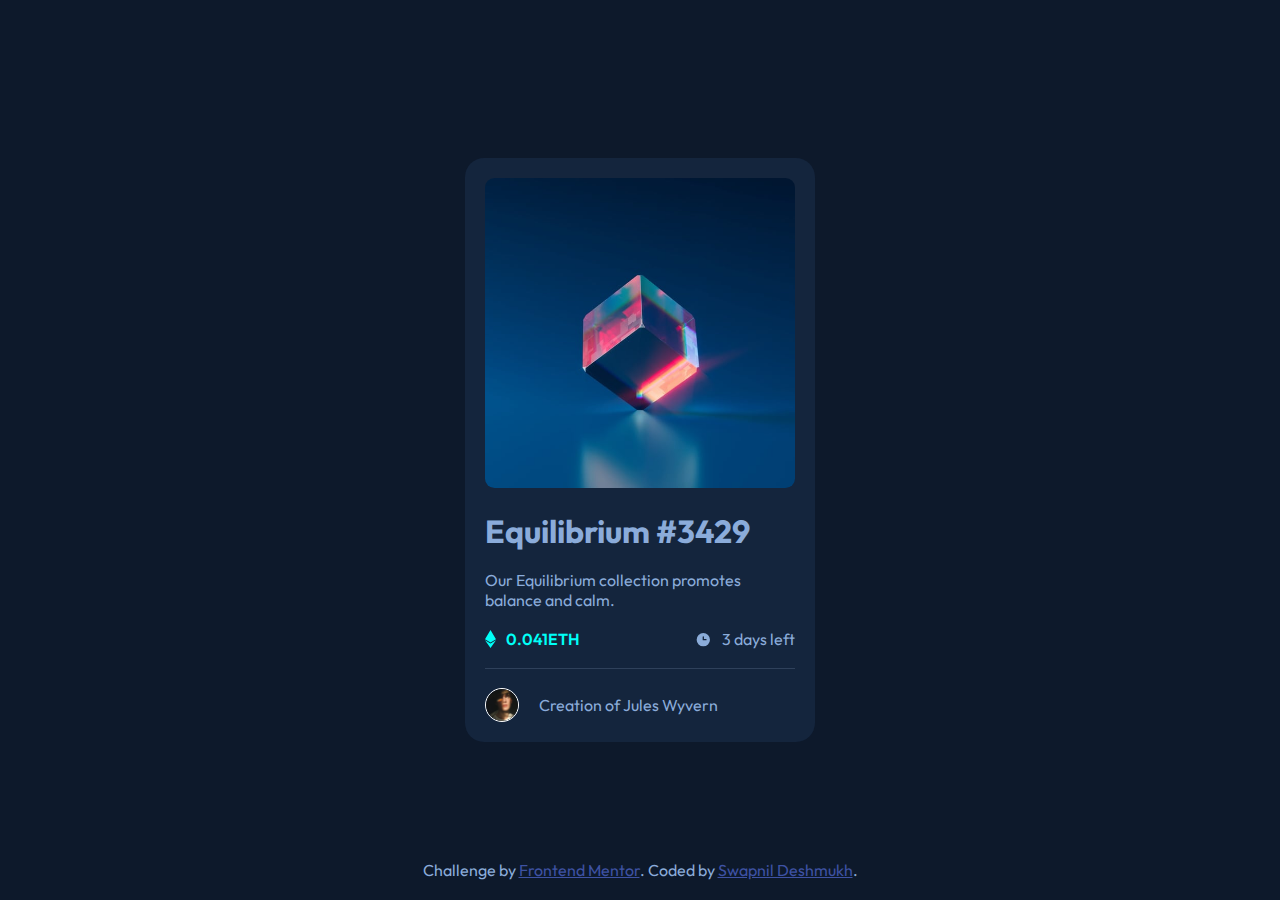
<file: nft_preview_card/index.html>
<!DOCTYPE html>
<html lang="en">
<head>
  <meta charset="UTF-8">
  <meta name="viewport" content="width=device-width, initial-scale=1.0"> 

  <link rel="icon" type="image/png" sizes="32x32" href="./images/favicon-32x32.png">
  
  <title>Frontend Mentor | NFT preview card component</title>
  <link rel="stylesheet" href="styles/style.css"> 
  <style>
  </style>
</head>
<body>

  <main class="card">

    <div class="images">
      <img src="./images/image-equilibrium.jpg" class="bottom" alt="Image of Equilibrium">
      <img src="images/icon-view.svg" class="img-top" alt="">
    </div>
    <h1 class="nft_name">Equilibrium #3429</h1>
    <p class="desc">Our Equilibrium collection promotes balance and calm.</p>
    <div class="info">
      <div class="val">
        <img src="images/icon-ethereum.svg" alt="">
        
        <p>0.041ETH</p>
      </div>
      <div class="time">
        <img src="images/icon-clock.svg" alt="">
        <p>3 days left</p>
      </div>
    </div>
    <hr>
    <div class="creator">
      <img src="images/image-avatar.png" alt="avatar image">
      <p>Creation of <span class="name">Jules Wyvern</span> </p>
    </div>
  </main>

  <footer>
    <div class="attribution">
      Challenge by <a href="https://www.frontendmentor.io?ref=challenge" target="_blank">Frontend Mentor</a>. 
      Coded by <a href="#">Swapnil Deshmukh</a>.
    </div>
  </footer>

   

  
</body>
</html>
</file>
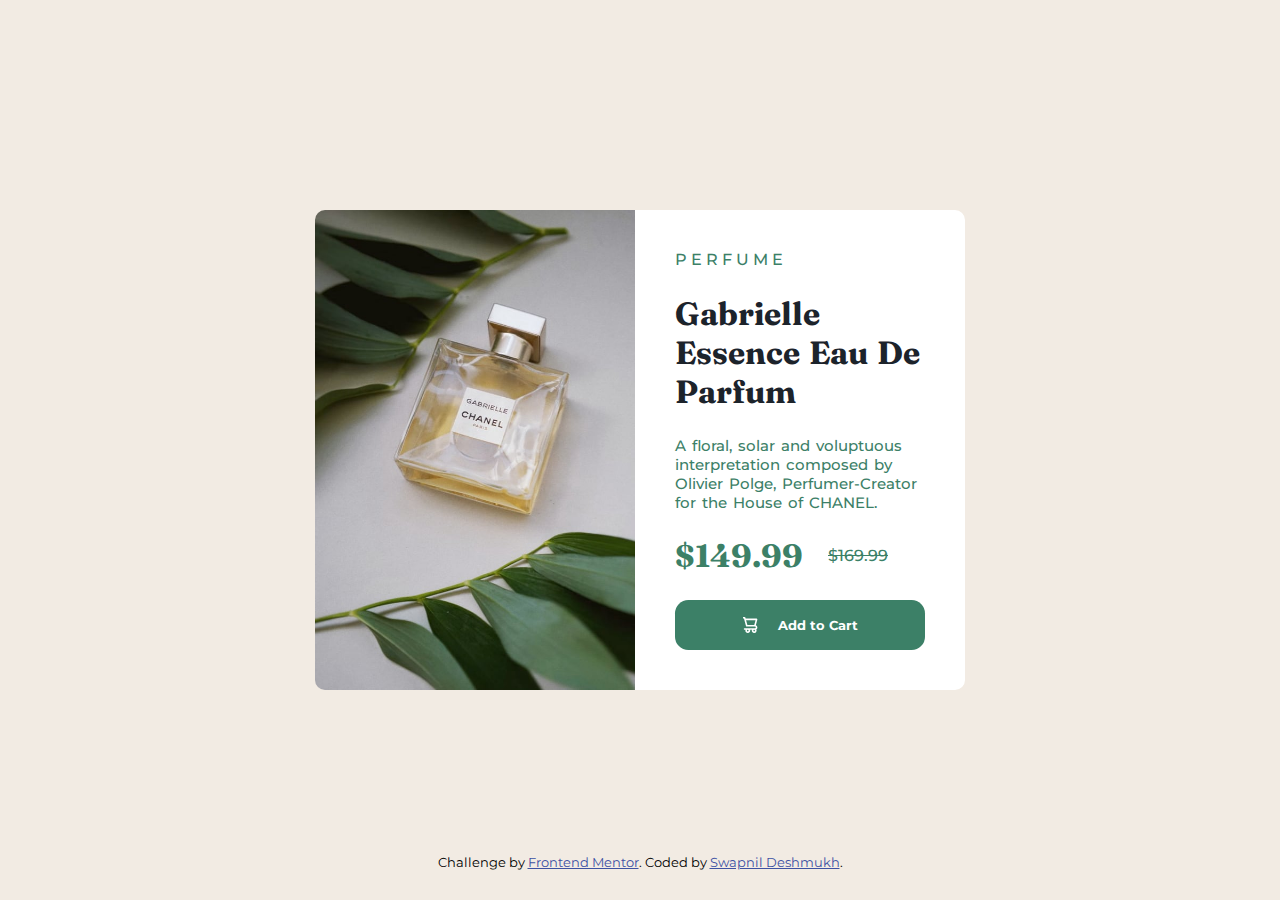
<file: preview_card/index.html>
<!DOCTYPE html>
<html lang="en">
  <head>
    <meta charset="UTF-8" />
    <meta name="viewport" content="width=device-width, initial-scale=1.0" /> 

    <link
      rel="icon"
      type="image/png"
      sizes="32x32"
      href="./images/favicon-32x32.png"
    />

    <title>Frontend Mentor | Product preview card component</title>
    <link rel="stylesheet" href="styles/style.css" />
  </head>
  <body>
    <main class="main">
      <!-- <div class="item"> -->
      <img src="./images/image-product-desktop.jpg" alt="Product Image" />
      <div class="details">
        <p class="product_category">PERFUME</p>
        <h1 class="product_name">Gabrielle Essence Eau De Parfum</h1>
        <p class="product_info">
          A floral, solar and voluptuous interpretation composed by Olivier
          Polge, Perfumer-Creator for the House of CHANEL.
        </p>
        <div class="price">
          <h1 class="offered_price">$149.99</h1>
          <p class="actual_price">$169.99</p>
        </div>
        <button>
          <img src="./images/icon-cart.svg" alt="" />
          <div class="button">Add to Cart</div>
        </button>
      </div>
    </main>
    <footer>
      <div class="attribution">
        Challenge by
        <a href="https://www.frontendmentor.io?ref=challenge" target="_blank"
          >Frontend Mentor</a
        >. Coded by <a href="#">Swapnil Deshmukh</a>.
      </div>
    </footer>
  </body>
</html>
</file>
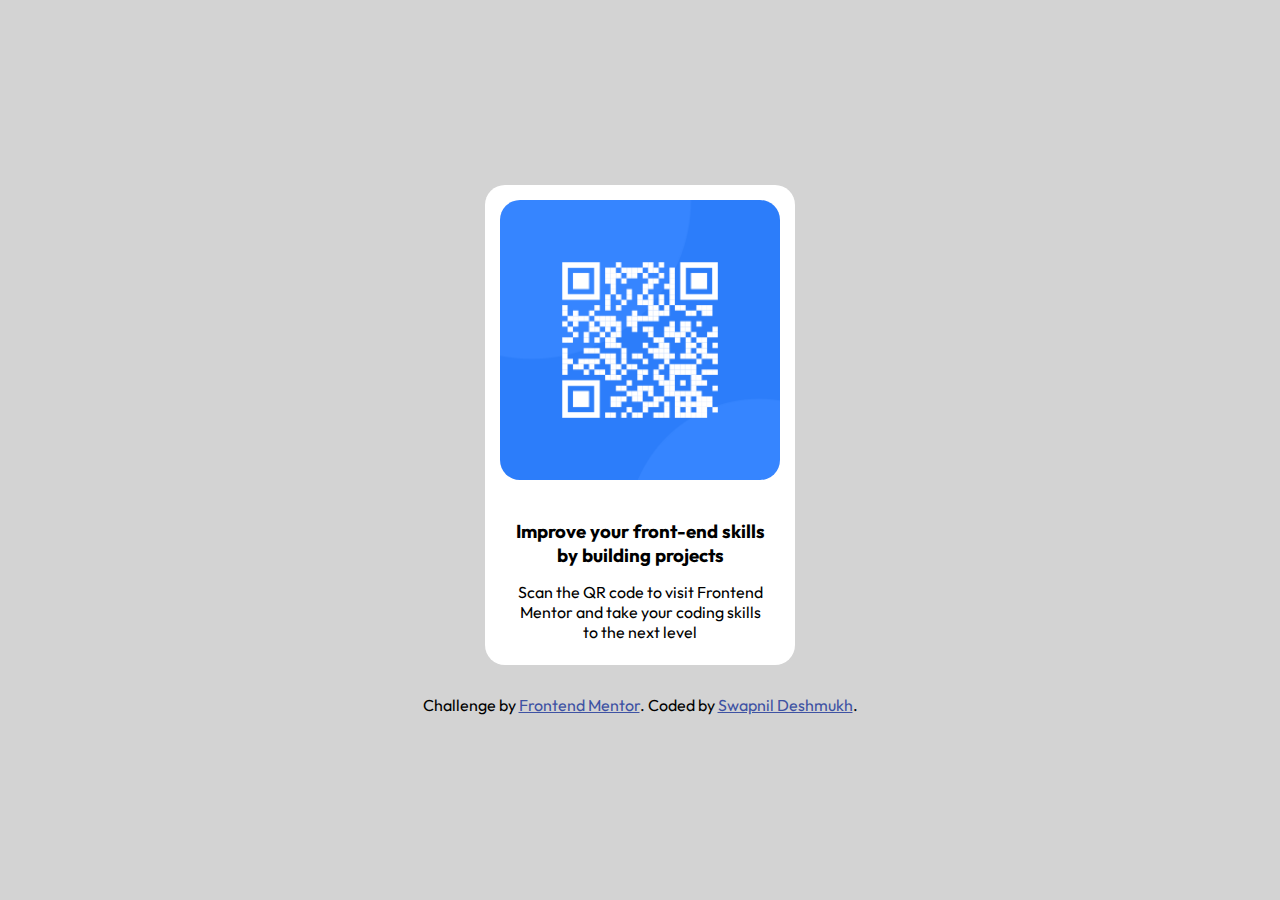
<file: QR code component/index.html>
<!DOCTYPE html>
<html lang="en">

<head>
    <meta charset="UTF-8">
    <meta name="viewport" content="width=device-width, initial-scale=1.0"> <!-- displays site properly based on user's device -->
    <link rel="icon" type="image/png" sizes="32x32" href="./images/favicon-32x32.png">
    <title>QR code component</title>
    <style>
    @import url('https://fonts.googleapis.com/css2?family=Outfit:wght@400;700&display=swap');

    * {
        margin: 0;
        font-family: Outfit;
    }

    .container1 {
        background-color: lightgray;
        height: 100vh;
        display: flex;
        justify-content: center;
        align-items: center;
        flex-direction: column;
    }

    .card {
        max-height: 450px;
        max-width: 280px;
        background-color: white;
        border-radius: 20px;
        display: flex;
        flex-direction: column;
        gap: 20px;
        text-align: center;
        padding: 15px;
    }


    img {
        width: 100%;
        border-radius: 20px;
    }

    .text {
        margin: 15px;
    }

    .heading{
        margin-bottom:15px ;
    }


    .attribution {
/*        font-size: 15px;*/
        text-align: center; 
        margin-top: 30px;
        padding: 0,10px;
    }

    .attribution a {
        color: hsl(228, 45%, 44%);
    }

    @media (min-width: 375px) {
        .card {

        }
    }
    </style>
</head>

<body>
    <div class="container1">
        <div class="card">
            <div class="image">
                <img src="./images/image-qr-code.png">
            </div>
            <div class="text">
                <div class="heading">
                    <h3>Improve your front-end skills by building projects</h3>
                </div>
                <div class="info">
                    <p>Scan the QR code to visit Frontend Mentor and take your coding skills to the next level</p>
                </div>
            </div>
        </div>
        <div class="attribution">
            Challenge by <a href="https://www.frontendmentor.io?ref=challenge" target="_blank">Frontend Mentor</a>. 
            Coded by <a href="#">Swapnil Deshmukh</a>.
        </div>
    </div>
</body>

</html>
</file>
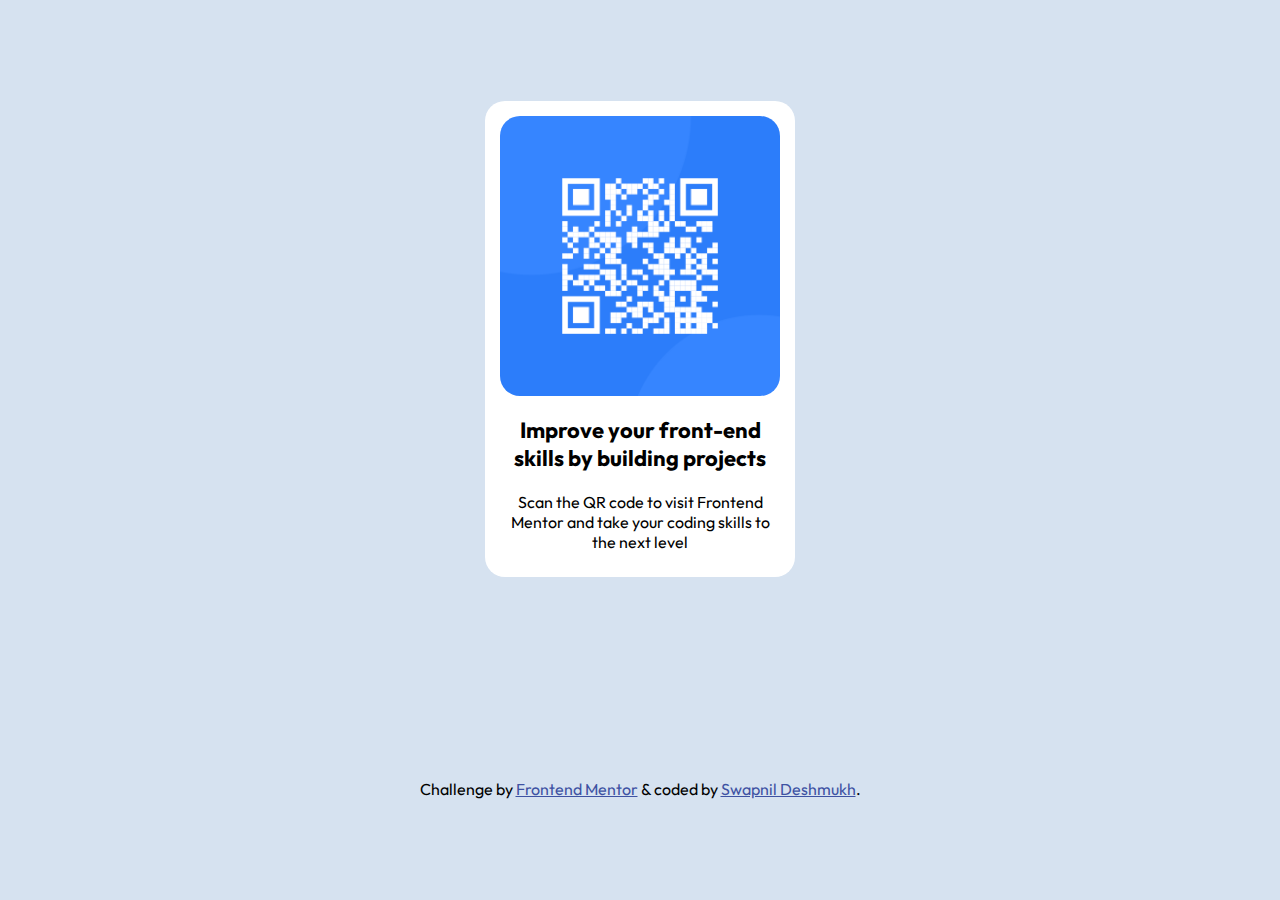
<file: QR_code_component/index.html>
<!DOCTYPE html>
<html lang="en">
  <head>
    <meta charset="UTF-8" />
    <meta name="viewport" content="width=device-width, initial-scale=1.0" />
    <!-- displays site properly based on user's device -->
    <link
      rel="icon"
      type="image/png"
      sizes="32x32"
      href="./images/favicon-32x32.png"
    />
    <title>QR code component</title>
    <style>
      @import url("https://fonts.googleapis.com/css2?family=Outfit:wght@400;700&display=swap");

      :root {
        --cor0: hsl(0, 0%, 100%);
        --cor1: hsl(212, 45%, 89%);
        --cor2: hsl(220, 15%, 55%);
        --cor3: hsl(218, 44%, 22%);
      }
      * {
        margin: 0;
        font-family: Outfit;
      }
      html,
      body {
        width: 100vw;
        height: 100vh;
      }

      body {
        display: flex;
        flex-direction: column;
        justify-content: center;
        align-items: center;
        background-color: var(--cor1);
        justify-content: space-around;
      }
      main {
        background-color: var(--cor1);
        display: flex;
        justify-content: center;
        align-items: center;
        flex-direction: column;
      }

      .card {
        max-height: 450px;
        max-width: 280px;
        background-color: white;
        border-radius: 20px;
        display: flex;
        flex-direction: column;
        gap: 20px;
        text-align: center;
        padding: 15px;
      }

      img {
        width: 100%;
        border-radius: 20px;
        height: 280px;
      }

      .heading {
        height: 70px;
        height: fit-content;
      }
      h1 {
        font-size: 1.375em;
      }

      .info {
        font-size: 1em;
        height: 70px;
      }

      footer {
        background-color: var(--cor1);
        text-align: center;
      }

      footer a {
        margin-top: 1.25rem;
        color: hsl(228, 45%, 44%);
      }
    </style>
  </head>

  <body>
    <main>
      <div class="card">
        <img alt="QR code Image" src="./images/image-qr-code.png" />
        <h1 class="heading">
          Improve your front-end skills by building projects
        </h1>
        <p class="info">
          Scan the QR code to visit Frontend Mentor and take your coding skills
          to the next level
        </p>
      </div>
    </main>
    <footer>
      Challenge by
      <a href="https://www.frontendmentor.io?ref=challenge" target="_blank"
        >Frontend Mentor</a
      >
      & coded by <a href="#">Swapnil Deshmukh</a>.
    </footer>
  </body>
</html>
</file>
<file: nft_preview_card/styles/style.css>
@import url('https://fonts.googleapis.com/css2?family=Fraunces:opsz,wght@9..144,700&family=Outfit:wght@300;400;600&display=swap');

:root {
    --col1: hsl(215, 51%, 70%);
    --col2: hsl(178, 100%, 50%);
    --col3: hsl(217, 54%, 11%);
    --col4: hsl(216, 50%, 16%);
    --col5: hsl(215, 32%, 27%);
    --col6: hsl(0, 0%, 100%);
  }

* {
    margin: 0;
    padding: 0;
} 

body {
    background-color: var(--col3);
    display: flex;
    justify-content: center;
    align-items: center;
    height: 100vh;
    color: var(--col1);
    font-family: 'Outfit', sans-serif;

}

main {
    max-width: 350px;
    max-height:fit-content;
    box-sizing: border-box;
    background-color: var(--col4);
    padding: 20px;
    display: flex;
    flex-direction: column;
    justify-content: space-between;
    gap: 1.2em;
    border-radius: 1.2em;
}

.images {
    display:inline-block;
    position: relative;
}

.bottom{
    width: 100%;
    border-radius: 0.6em;
}
img {
    object-fit: fill;
    /* height: 100%; */
}

.img-top {
    display: none;
    position: absolute;
    top: 50%;
    left: 50%;
    translate: -50% -50%;
    z-index: 99;
}

.images:hover .bottom{
    opacity: 0.5;
}

.images:hover .img-top{
    display: inline;
}

.nft_name:hover {
    color: var(--col2);
}

.info {
    display: flex;
    justify-content: space-between;
    align-items: center;
    flex-direction: row;
}
.val , .time {
    display: flex;
    justify-content: space-between;
    align-items: center;
    gap: 10px;
}

hr { 
    height: 1px;
    border: none;
    background-color: var(--col5);
}

.val {
    color: var(--col2);
    font-weight: 600;
}


.creator {
    display: flex;
    align-items: center;
}
.creator > img {
    width: 2em;
    margin-right: 20px;
    border-radius: 50%;
    border: solid 1px var(--col6);
}

.name:hover {
    color: var(--col2);
}





footer {
    position: absolute;
    bottom: 20px;
}

.attribution { font-size: 1em; text-align: center; }
.attribution a { color: hsl(228, 45%, 44%); }


@media (max-width:700px){
    main {
        position: absolute;
        top: 40px;
    }
}
</file>
<file: preview_card/styles/style.css>
@import url("https://fonts.googleapis.com/css2?family=Fraunces:opsz,wght@9..144,700&family=Montserrat:wght@500;700&display=swap");

:root {
  --col1: hsl(158, 36%, 37%);
  --col2: hsl(30, 38%, 92%);
  --col3: hsl(212, 21%, 14%);
  --col4: hsl(228, 12%, 48%);
  --col5: hsl(0, 0%, 100%);
}

* {
  padding: 0;
  margin: 0;
  font-family: "Montserrat", sans-serif;
}

body {
  display: flex;
  justify-content: center;
  align-items: center;
  flex-direction: column;
  background-color: var(--col2);
  height: 100vh;
}

.main {
  display: flex;
  justify-content: center;
  align-items: center;
  max-width: 650px;
  max-height: 480px;
  box-sizing: border-box;
  flex-wrap: wrap;
  border-radius: 10px 5% / 20px 25em 30px 35em;
}

.main > img {
  max-height: 100%;
  flex: 1;
  border-top-left-radius: 10px;
  border-bottom-left-radius: 10px;
  object-fit: cover;
}
.details {
  height: 100%;
  padding: 40px;
  flex: 1;
  box-sizing: border-box;
  border-top-right-radius: 10px;
  border-bottom-right-radius: 10px;
  background-color: var(--col5);
  display: flex;
  flex-direction: column;
  justify-content: space-between;
  color: var(--col1);
  font-weight: 500;
  word-spacing: 2px;
}

.product_category {
  letter-spacing: 4px;
}

.product_name {
  font-family: "Fraunces", serif;
  color: var(--col3);
  font-weight: 700;
  /* word-spacing: 1em; */
  line-break: strict;
}

.product_info {
  font-size: 0.95em;
  /* word-spacing: 5px; */
}

.price {
  display: flex;
  gap: 25px;
  align-items: center;
}

.offered_price {
  font-family: "Fraunces", serif;
}

.actual_price {
  text-decoration: line-through;
}
button {
  height: 50px;
  background-color: var(--col1);
  border-radius: 1em;
  border: none;
  display: flex;
  justify-content: center;
  align-items: center;
  gap: 20px;
}

.button {
  color: white;
  font-family: "Montserrat", sans-serif;
  font-weight: 700;
}

footer {
  position: absolute;
  bottom: 30px;
  font-size: 0.8em;
}

@media (max-width: 700px) {
  body {
    justify-content: inherit;
    padding: 30px;
    padding-top: 40px;
  }
  main > img {
    flex: 1;
    border-radius: 1em 1em 0em 0em;
  }

  .details {
    max-height: fit-content;
    flex: 2;
    word-spacing: 3px;
    font-size: 1.4em;
    border-radius: 0em 0em 1em 1em;
  }
}

.attribution {
  text-align: center;
}
.attribution a {
  color: hsl(228, 45%, 44%);
}
</file>
